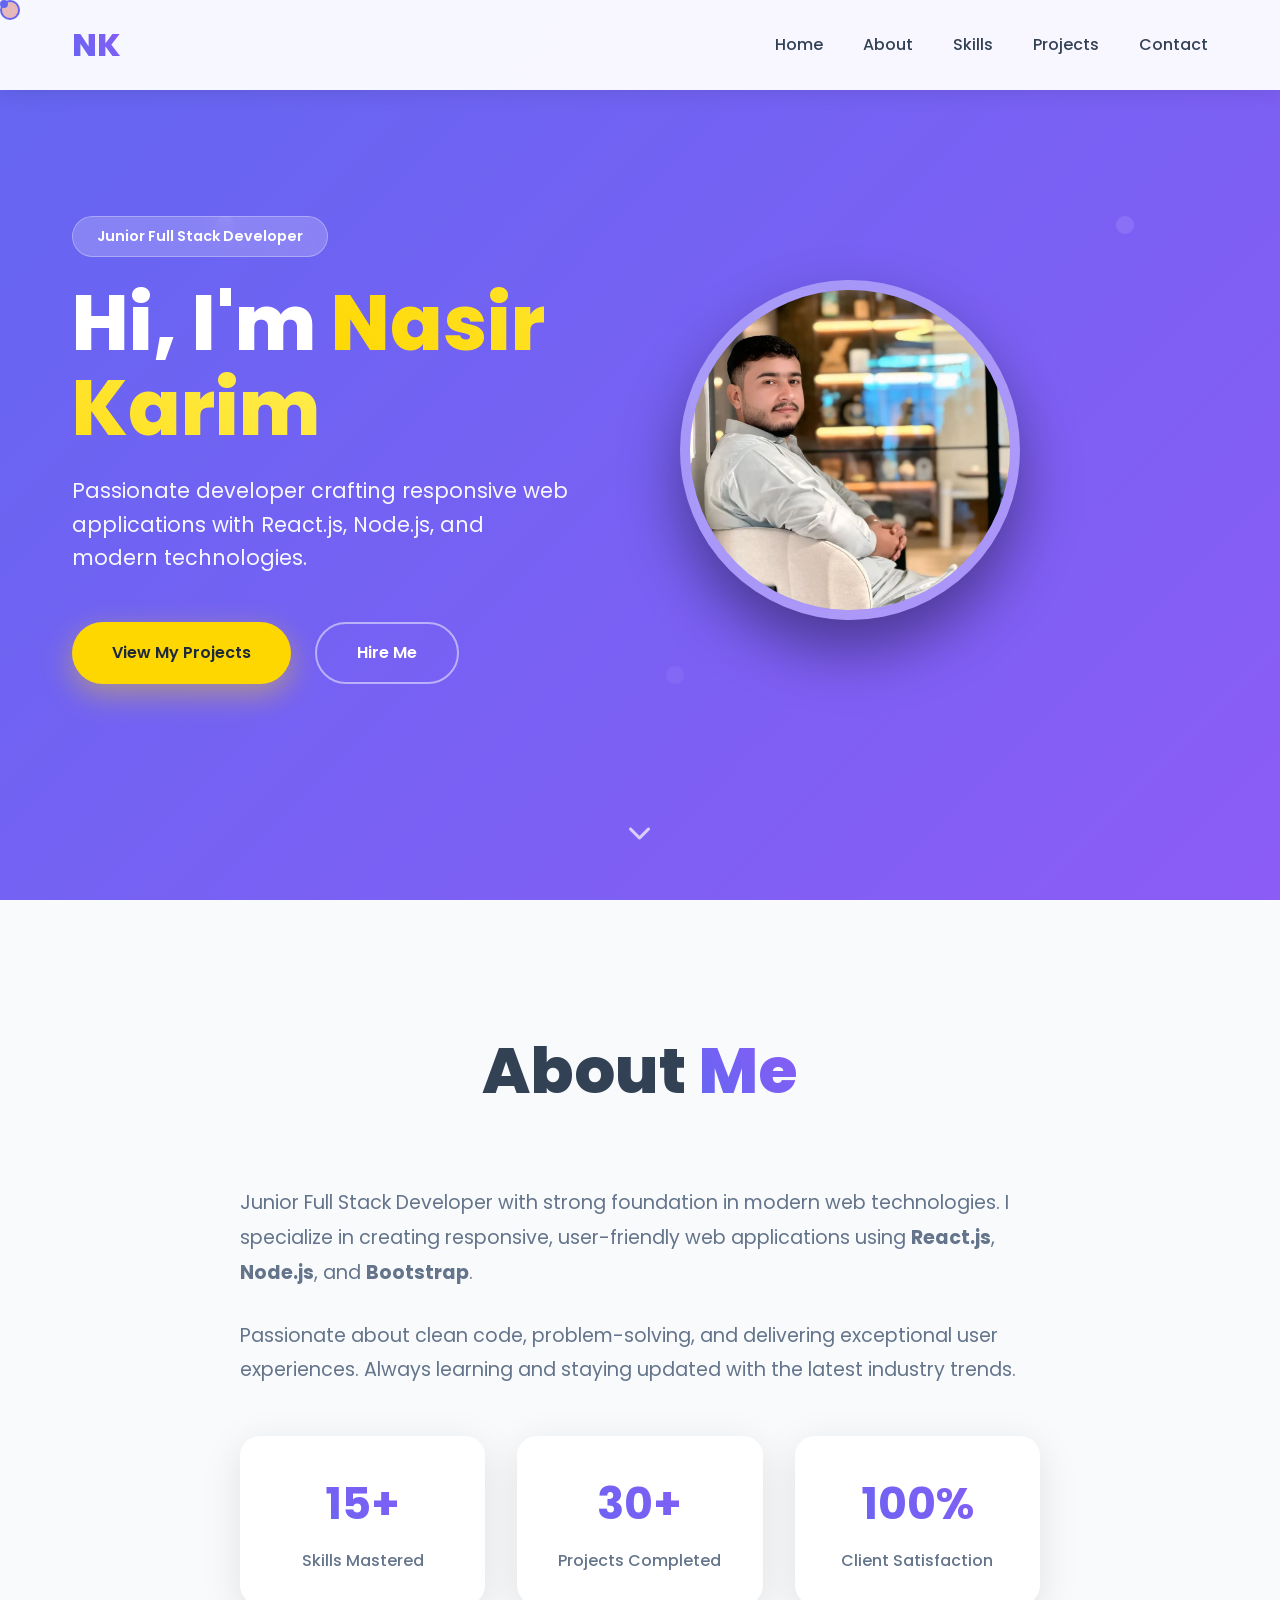
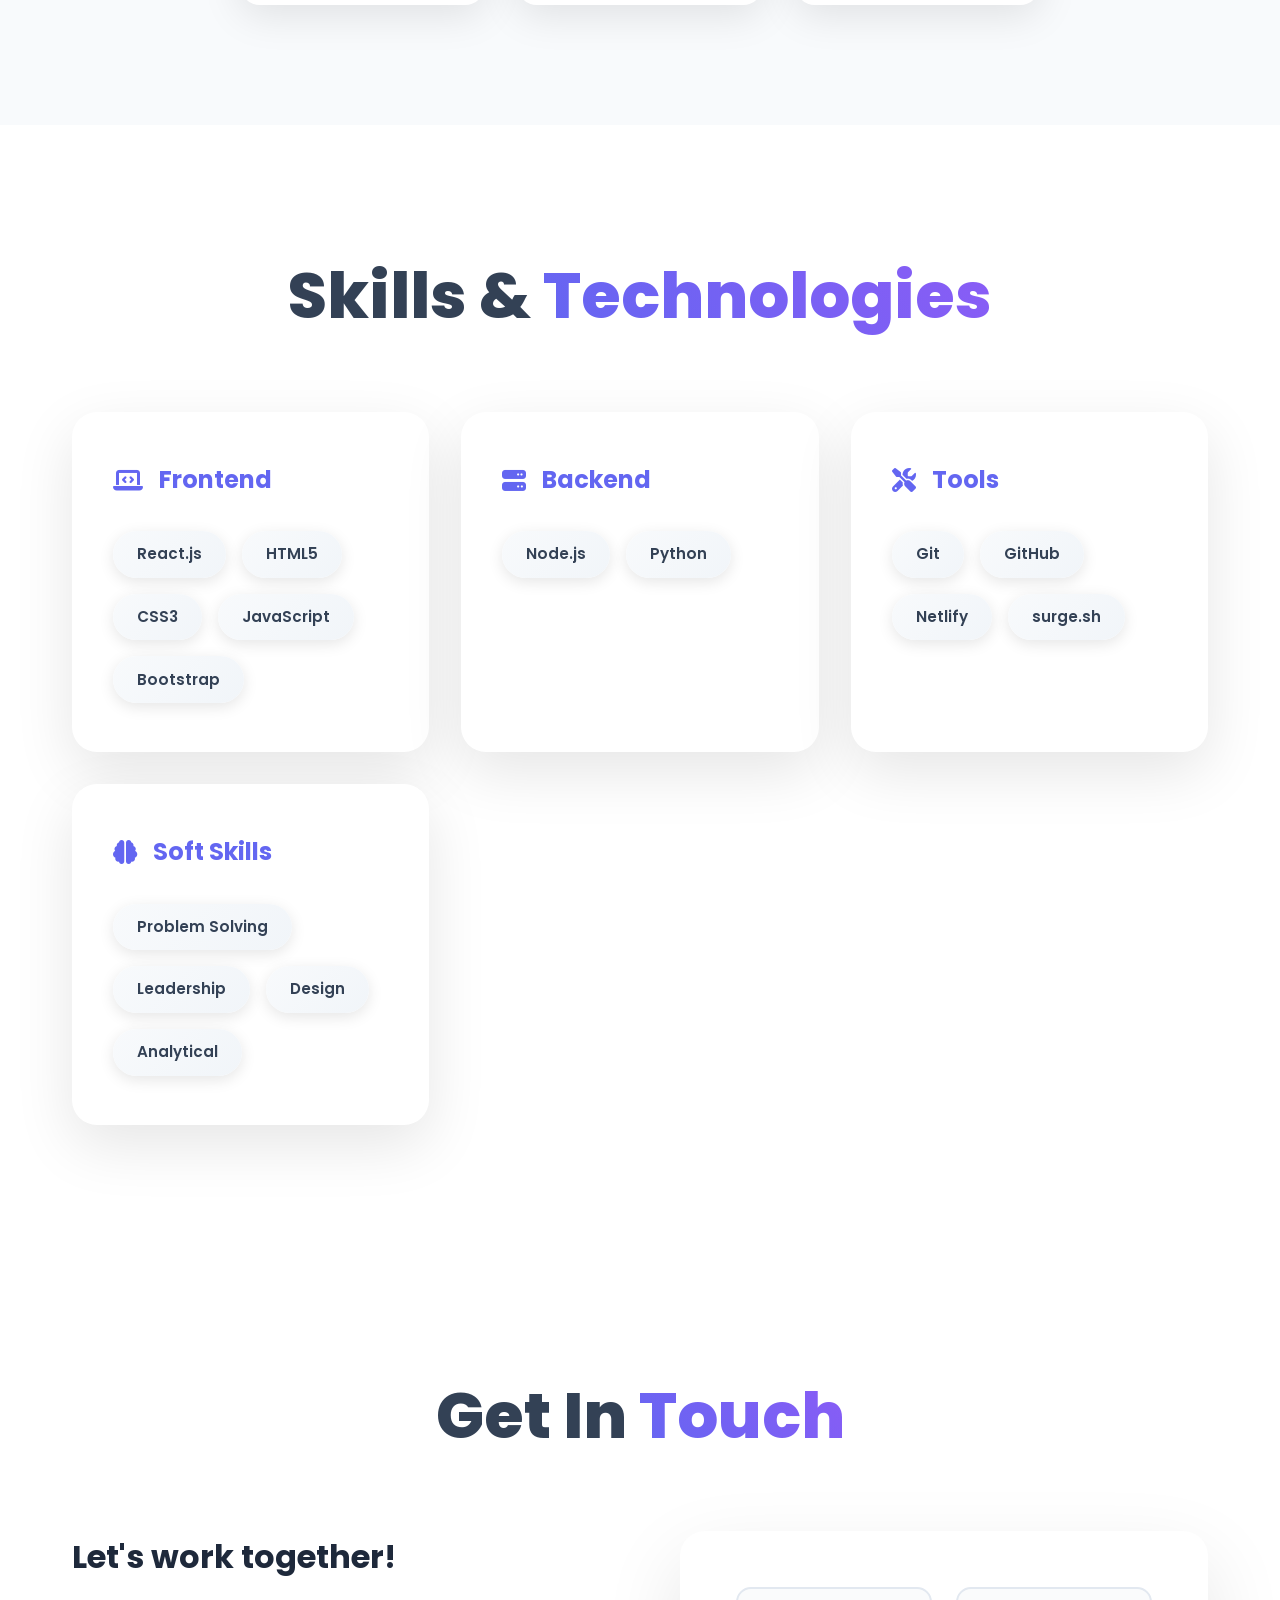
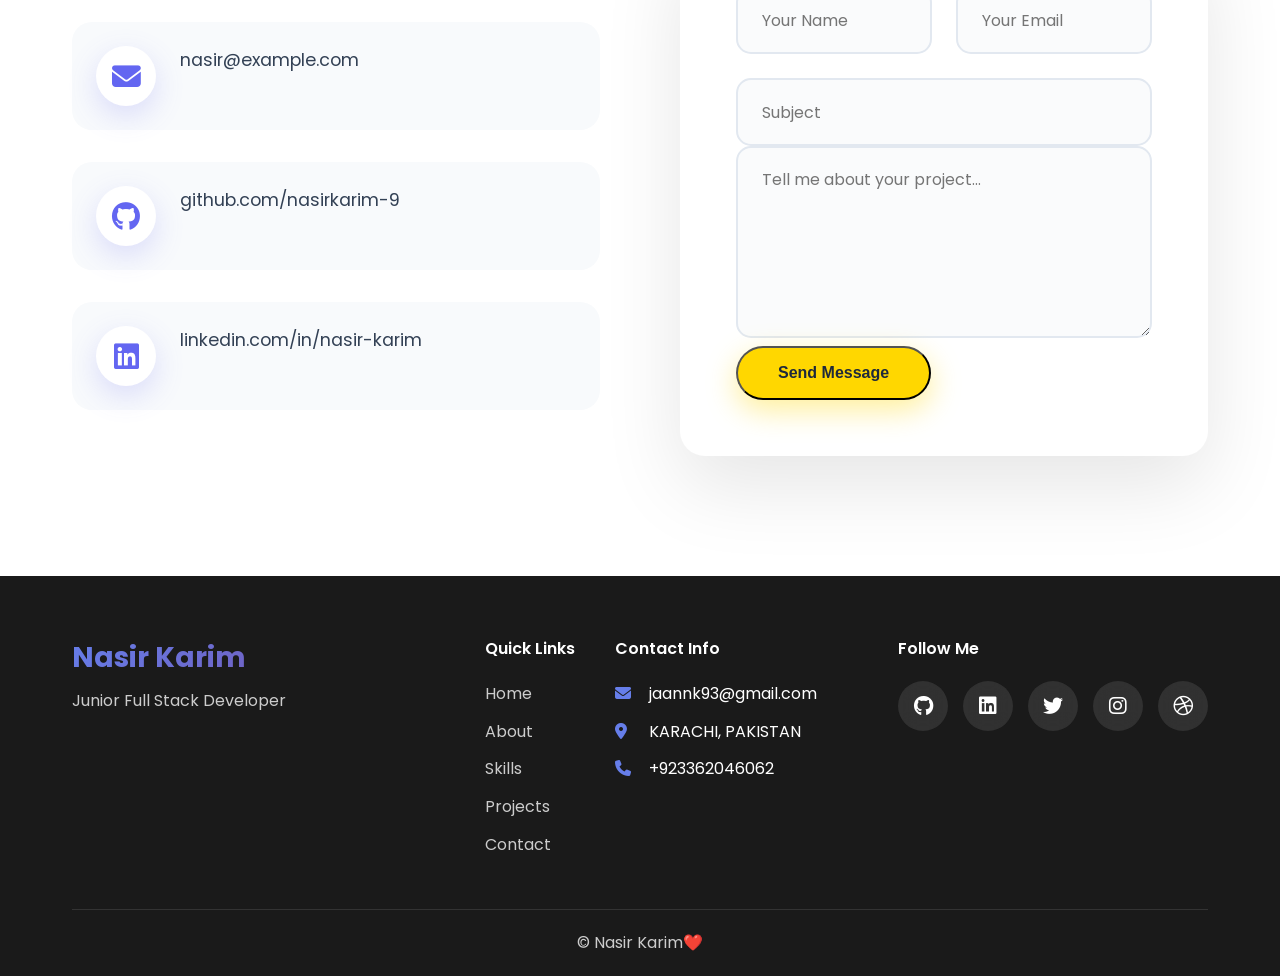
<file: index.html>
<!DOCTYPE html>
    <html lang="en">
    <head>
        <meta charset="UTF-8">
        <meta name="viewport" content="width=device-width, initial-scale=1.0">
        <title>Nasir Karim - Junior Full Stack Developer</title>
        <link rel="stylesheet" href="style.css">
        <link href="https://cdnjs.cloudflare.com/ajax/libs/font-awesome/6.4.0/css/all.min.css" rel="stylesheet">
        <link href="https://fonts.googleapis.com/css2?family=Poppins:wght@300;400;500;600;700;800&display=swap" rel="stylesheet">
    </head>
    <body>
        
        <div class="cursor"></div>
        <div class="cursor2"></div>

        
        <nav class="navbar">
            <div class="nav-container">
                <div class="nav-logo">
                    <a href="#home">NK</a>
                </div>
                <div class="nav-menu" id="nav-menu">
                    <a href="#home" class="nav-link">Home</a>
                    <a href="#about" class="nav-link">About</a>
                    <a href="#skills" class="nav-link">Skills</a>
                    <a href="./projects.html" class="nav-link">Projects</a>
                    <a href="https://wa.me/+923161014331" class="nav-link">Contact</a>
                </div>
                <div class="hamburger" id="hamburger">
                    <span class="bar"></span>
                    <span class="bar"></span>
                    <span class="bar"></span>
                </div>
            </div>
        </nav>

        
        <section id="home" class="hero">
            <div class="hero-container">
                <div class="hero-content">
                    <div class="hero-badge">Junior Full Stack Developer</div>
                    <h1 class="hero-title">Hi, I'm <span class="highlight">Nasir Karim</span></h1>
                    <p class="hero-description">
                        Passionate developer crafting responsive web applications with React.js, Node.js, and modern technologies.
                    </p>
                    <div class="hero-buttons">
                        <a href="./projects.html" class="btn btn-primary">View My Projects</a>
                        <a href="#contact" class="btn btn-secondary">Hire Me</a>
                    </div>
                </div>
                
                <div class="hero-image">
                    <div class="profile-image">
                        <img src="./img/WhatsApp Image 2026-02-09 at 3.10.27 PM.jpeg" alt="Nasir Karim - Profile Picture" class="profile-pic">
                        <div class="image-placeholder fallback">
                            <i class="fas fa-user"></i>
                            <span>NK</span>
                        </div>
                    </div>
                </div>
            </div>
            <div class="scroll-indicator">
                <i class="fas fa-chevron-down"></i>
            </div>
        </section>

      
        <section id="about" class="about">
            <div class="container">
                <h2 class="section-title">About <span class="highlight">Me</span></h2>
                <div class="about-grid">
                    <div class="about-text">
                        <p>
                            Junior Full Stack Developer with strong foundation in modern web technologies. 
                            I specialize in creating responsive, user-friendly web applications using 
                            <strong>React.js</strong>, <strong>Node.js</strong>, and <strong>Bootstrap</strong>.
                        </p>
                        <p>
                            Passionate about clean code, problem-solving, and delivering exceptional user experiences. 
                            Always learning and staying updated with the latest industry trends.
                        </p>
                        <div class="about-stats">
                            <div class="stat">
                                <h3>15+</h3>
                                <span>Skills Mastered</span>
                            </div>
                            <div class="stat">
                                <h3>30+</h3>
                                <span>Projects Completed</span>
                            </div>
                            <div class="stat">
                                <h3>100%</h3>
                                <span>Client Satisfaction</span>
                            </div>
                        </div>
                    </div>
                </div>
            </div>
        </section>

        
        <section id="skills" class="skills">
            <div class="container">
                <h2 class="section-title">Skills & <span class="highlight">Technologies</span></h2>
                <div class="skills-grid">
                    <div class="skill-category">
                        <h3><i class="fas fa-laptop-code"></i> Frontend</h3>
                        <div class="skill-tags">
                            <span>React.js</span>
                            <span>HTML5</span>
                            <span>CSS3</span>
                            <span>JavaScript</span>
                            <span>Bootstrap</span>
                        </div>
                    </div>
                    <div class="skill-category">
                        <h3><i class="fas fa-server"></i> Backend</h3>
                        <div class="skill-tags">
                            <span>Node.js</span>
                            <span>Python</span>
                        </div>
                    </div>
                    <div class="skill-category">
                        <h3><i class="fas fa-tools"></i> Tools</h3>
                        <div class="skill-tags">
                            <span>Git</span>
                            <span>GitHub</span>
                            <span>Netlify</span>
                            <span>surge.sh</span>
                        </div>
                    </div>
                    <div class="skill-category">
                        <h3><i class="fas fa-brain"></i> Soft Skills</h3>
                        <div class="skill-tags">
                            <span>Problem Solving</span>
                            <span>Leadership</span>
                            <span>Design</span>
                            <span>Analytical</span>
                        </div>
                    </div>
                </div>
            </div>
        </section>

    <!DOCTYPE html>
    <html lang="en">
    <head>
        <meta charset="UTF-8">
        <meta name="viewport" content="width=device-width, initial-scale=1.0">
        <title>Nasir Karim - Junior Full Stack Developer</title>
        <style>
            
            .projects-grid {
                display: grid;
                grid-template-columns: repeat(auto-fill, minmax(260px, 1fr));
                gap: 1.5rem;
                padding: 2rem 0;
            }

            .project-card {
                background: #fff;
                border-radius: 12px;
                overflow: hidden;
                box-shadow: 0 4px 12px rgba(0,0,0,0.1);
                transition: all 0.3s ease;
                max-width: 260px;
                height: 320px;
            }

            .project-card:hover {
                transform: translateY(-8px);
                box-shadow: 0 12px 24px rgba(0,0,0,0.15);
            }

            .project-image {
                height: 140px;
                width: 100%;
                object-fit: cover;
                position: relative;
            }

            .image-overlay {
                position: absolute;
                top: 0;
                left: 0;
                right: 0;
                bottom: 0;
                background: linear-gradient(45deg, rgba(59,130,246,0.8), rgba(147,51,234,0.8));
                opacity: 0;
                transition: opacity 0.3s ease;
                display: flex;
                align-items: center;
                justify-content: center;
            }

            .project-card:hover .image-overlay {
                opacity: 1;
            }

            .project-content {
                padding: 1rem;
            }

            .project-title {
                font-size: 1.1rem;
                font-weight: 700;
                margin-bottom: 0.5rem;
                color: #1f2937;
                line-height: 1.3;
                display: -webkit-box;
                -webkit-line-clamp: 2;
                -webkit-box-orient: vertical;
                overflow: hidden;
            }

            .project-description {
                font-size: 0.9rem;
                color: #6b7280;
                margin-bottom: 1rem;
                line-height: 1.4;
                display: -webkit-box;
                -webkit-line-clamp: 2;
                -webkit-box-orient: vertical;
                overflow: hidden;
            }

            .project-tech {
                display: flex;
                flex-wrap: wrap;
                gap: 0.4rem;
                margin-bottom: 1rem;
            }

            .tech-badge {
                background: linear-gradient(45deg, #3b82f6, #8b5cf6);
                color: white;
                padding: 0.3rem 0.6rem;
                border-radius: 20px;
                font-size: 0.75rem;
                font-weight: 500;
            }

            .project-links {
                display: flex;
                gap: 0.5rem;
            }

            .project-link {
                flex: 1;
                padding: 0.5rem 0.8rem;
                text-decoration: none;
                border-radius: 6px;
                font-size: 0.85rem;
                font-weight: 600;
                text-align: center;
                transition: all 0.2s ease;
            }

            .github-link {
                background: #24292e;
                color: white;
            }

            .demo-link {
                background: linear-gradient(45deg, #3b82f6, #8b5cf6);
                color: white;
            }

            .project-link:hover {
                transform: translateY(-1px);
                box-shadow: 0 4px 8px rgba(0,0,0,0.2);
            }

            .view-projects-btn {
                display: inline-block;
                background: linear-gradient(45deg, #3b82f6, #8b5cf6);
                color: white;
                padding: 1rem 2.5rem;
                border-radius: 50px;
                text-decoration: none;
                font-weight: 700;
                font-size: 1.1rem;
                margin-top: 2rem;
                transition: all 0.3s ease;
                box-shadow: 0 4px 15px rgba(59,130,246,0.4);
            }

            .view-projects-btn:hover {
                transform: translateY(-2px);
                box-shadow: 0 8px 25px rgba(59,130,246,0.6);
            }

            @media (max-width: 768px) {
                .projects-grid {
                    grid-template-columns: repeat(auto-fill, minmax(280px, 1fr));
                    gap: 1rem;
                }
                .project-card {
                    max-width: 100%;
                    height: 300px;
                }
            }
        </style>
    </head>
    <body>
        
        <section id="projects" class="projects-section">
            <div class="container">
             

                   
                </div>
                
                <div class="view-all">
                    
                </div>
            </div>
        </section>

        
        <section id="contact" class="contact">
            <div class="container">
                <h2 class="section-title">Get In <span class="highlight">Touch</span></h2>
                <div class="contact-content">
                    <div class="contact-info">
                        <h3>Let's work together!</h3>
                        <div class="contact-item">
                            <i class="fas fa-envelope"></i>
                            <p>nasir@example.com</p>
                        </div>
                        <div class="contact-item">
                            <i class="fab fa-github"></i>
                            <p>github.com/nasirkarim-9</p>
                        </div>
                        <div class="contact-item">
                            <i class="fab fa-linkedin"></i>
                            <p>linkedin.com/in/nasir-karim</p>
                        </div>
                    </div>
                    <form class="contact-form">
                        <div class="form-row">
                            <input type="text" placeholder="Your Name" required>
                            <input type="email" placeholder="Your Email" required>
                        </div>
                        <input type="text" placeholder="Subject" required>
                        <textarea placeholder="Tell me about your project..." rows="6" required></textarea>
                        <button type="submit" class="btn btn-primary">Send Message</button>
                    </form>
                </div>
            </div>
        </section>

        
        <footer class="footer">
            <div class="container">
                <div class="footer-content">
                    <div class="footer-brand">
                        <h3>Nasir Karim</h3>
                        <p>Junior Full Stack Developer</p>
                    </div>
                    <div class="footer-links">
                        <div class="footer-section">
                            <h4>Quick Links</h4>
                            <ul>
                                <li><a href="#home">Home</a></li>
                                <li><a href="#about">About</a></li>
                                <li><a href="#skills">Skills</a></li>
                                <li><a href="#projects">Projects</a></li>
                                <li><a href="#contact">Contact</a></li>
                            </ul>
                        </div>
                        <div class="footer-section">
                            <h4>Contact Info</h4>
                            <ul>
                                <li><i class="fas fa-envelope"></i> jaannk93@gmail.com</li>
                                <li><i class="fas fa-map-marker-alt"></i> KARACHI, PAKISTAN</li>
                                <li><i class="fas fa-phone"></i> +923362046062</li>
                            </ul>
                        </div>
                    </div>
                    <div class="footer-social">
                        <h4>Follow Me</h4>
                        <div class="social-links">
                            <a href="https://github.com/Nasirkarim-9" target="_blank" class="social-link" title="GitHub">
                                <i class="fab fa-github"></i>
                            </a>
                            <a href="https://linkedin.com/in/nasir-karim" target="_blank" class="social-link" title="LinkedIn">
                                <i class="fab fa-linkedin"></i>
                            </a>
                            <a href="https://twitter.com/nasirkarim" target="_blank" class="social-link" title="Twitter">
                                <i class="fab fa-twitter"></i>
                            </a>
                            <a href="https://instagram.com/nasirkarim" target="_blank" class="social-link" title="Instagram">
                                <i class="fab fa-instagram"></i>
                            </a>
                            <a href="https://dribbble.com/nasirkarim" target="_blank" class="social-link" title="Dribbble">
                                <i class="fab fa-dribbble"></i>
                            </a>
                        </div>
                    </div>
                </div>
                <div class="footer-bottom">
                    <p>&copy; Nasir Karim❤️</p>
                </div>
            </div>
        </footer>
        

        <script src="script.js"></script>
    </body>
    </html>
</file>
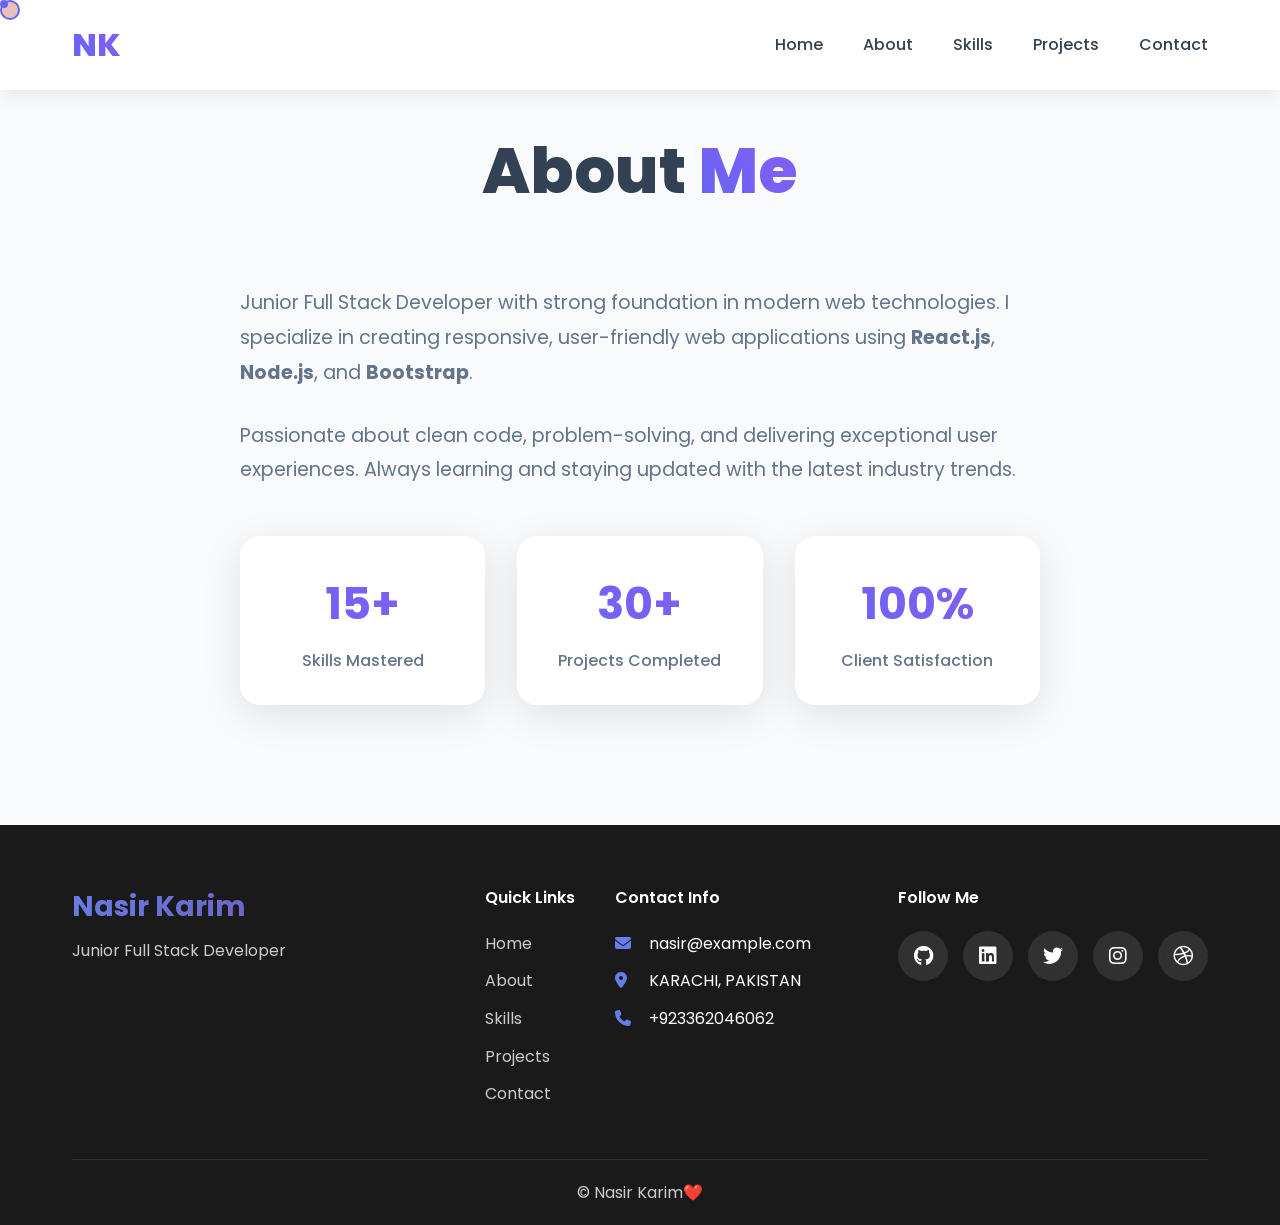
<file: about.html>
<!DOCTYPE html>
    <html lang="en">
    <head>
        <meta charset="UTF-8">
        <meta name="viewport" content="width=device-width, initial-scale=1.0">
        <title>Nasir Karim - Junior Full Stack Developer</title>
        <link rel="stylesheet" href="style.css">
        <link href="https://cdnjs.cloudflare.com/ajax/libs/font-awesome/6.4.0/css/all.min.css" rel="stylesheet">
        <link href="https://fonts.googleapis.com/css2?family=Poppins:wght@300;400;500;600;700;800&display=swap" rel="stylesheet">
    </head>
    <body>
        
        <div class="cursor"></div>
        <div class="cursor2"></div>

        
        <nav class="navbar">
            <div class="nav-container">
                <div class="nav-logo">
                    <a href="#home">NK</a>
                </div>
                <div class="nav-menu" id="nav-menu">
                    <a href="./index.html" class="nav-link">Home</a>
                    <a href="#about" class="nav-link">About</a>
                    <a href="skills.html" class="nav-link">Skills</a>
                    <a href="./projects.html" class="nav-link">Projects</a>
                    <a href="https://wa.me/+923161014331" class="nav-link">Contact</a>
                </div>
                <div class="hamburger" id="hamburger">
                    <span class="bar"></span>
                    <span class="bar"></span>
                    <span class="bar"></span>
                </div>
            </div>
        </nav>
        <section id="about" class="about">
            <div class="container">
                <h2 class="section-title">About <span class="highlight">Me</span></h2>
                <div class="about-grid">
                    <div class="about-text">
                        <p>
                            Junior Full Stack Developer with strong foundation in modern web technologies. 
                            I specialize in creating responsive, user-friendly web applications using 
                            <strong>React.js</strong>, <strong>Node.js</strong>, and <strong>Bootstrap</strong>.
                        </p>
                        <p>
                            Passionate about clean code, problem-solving, and delivering exceptional user experiences. 
                            Always learning and staying updated with the latest industry trends.
                        </p>
                        <div class="about-stats">
                            <div class="stat">
                                <h3>15+</h3>
                                <span>Skills Mastered</span>
                            </div>
                            <div class="stat">
                                <h3>30+</h3>
                                <span>Projects Completed</span>
                            </div>
                            <div class="stat">
                                <h3>100%</h3>
                                <span>Client Satisfaction</span>
                            </div>
                        </div>
                    </div>
                </div>
            </div>
        </section>
            <footer class="footer">
            <div class="container">
                <div class="footer-content">
                    <div class="footer-brand">
                        <h3>Nasir Karim</h3>
                        <p>Junior Full Stack Developer</p>
                    </div>
                    <div class="footer-links">
                        <div class="footer-section">
                            <h4>Quick Links</h4>
                            <ul>
                                <li><a href="#home">Home</a></li>
                                <li><a href="#about">About</a></li>
                                <li><a href="#skills">Skills</a></li>
                                <li><a href="#projects">Projects</a></li>
                                <li><a href="#contact">Contact</a></li>
                            </ul>
                        </div>
                        <div class="footer-section">
                            <h4>Contact Info</h4>
                            <ul>
                                <li><i class="fas fa-envelope"></i> nasir@example.com</li>
                                <li><i class="fas fa-map-marker-alt"></i> KARACHI, PAKISTAN</li>
                                <li><i class="fas fa-phone"></i> +923362046062</li>
                            </ul>
                        </div>
                    </div>
                    <div class="footer-social">
                        <h4>Follow Me</h4>
                        <div class="social-links">
                            <a href="https://github.com/Nasirkarim-9" target="_blank" class="social-link" title="GitHub">
                                <i class="fab fa-github"></i>
                            </a>
                            <a href="https://linkedin.com/in/nasir-karim" target="_blank" class="social-link" title="LinkedIn">
                                <i class="fab fa-linkedin"></i>
                            </a>
                            <a href="https://twitter.com/nasirkarim" target="_blank" class="social-link" title="Twitter">
                                <i class="fab fa-twitter"></i>
                            </a>
                            <a href="https://instagram.com/nasirkarim" target="_blank" class="social-link" title="Instagram">
                                <i class="fab fa-instagram"></i>
                            </a>
                            <a href="https://dribbble.com/nasirkarim" target="_blank" class="social-link" title="Dribbble">
                                <i class="fab fa-dribbble"></i>
                            </a>
                        </div>
                    </div>
                </div>
                <div class="footer-bottom">
                    <p>&copy; Nasir Karim❤️</p>
                </div>
            </div>
        </footer>
        <script src="./script.js"></script>
        </body>
</html>
</file>
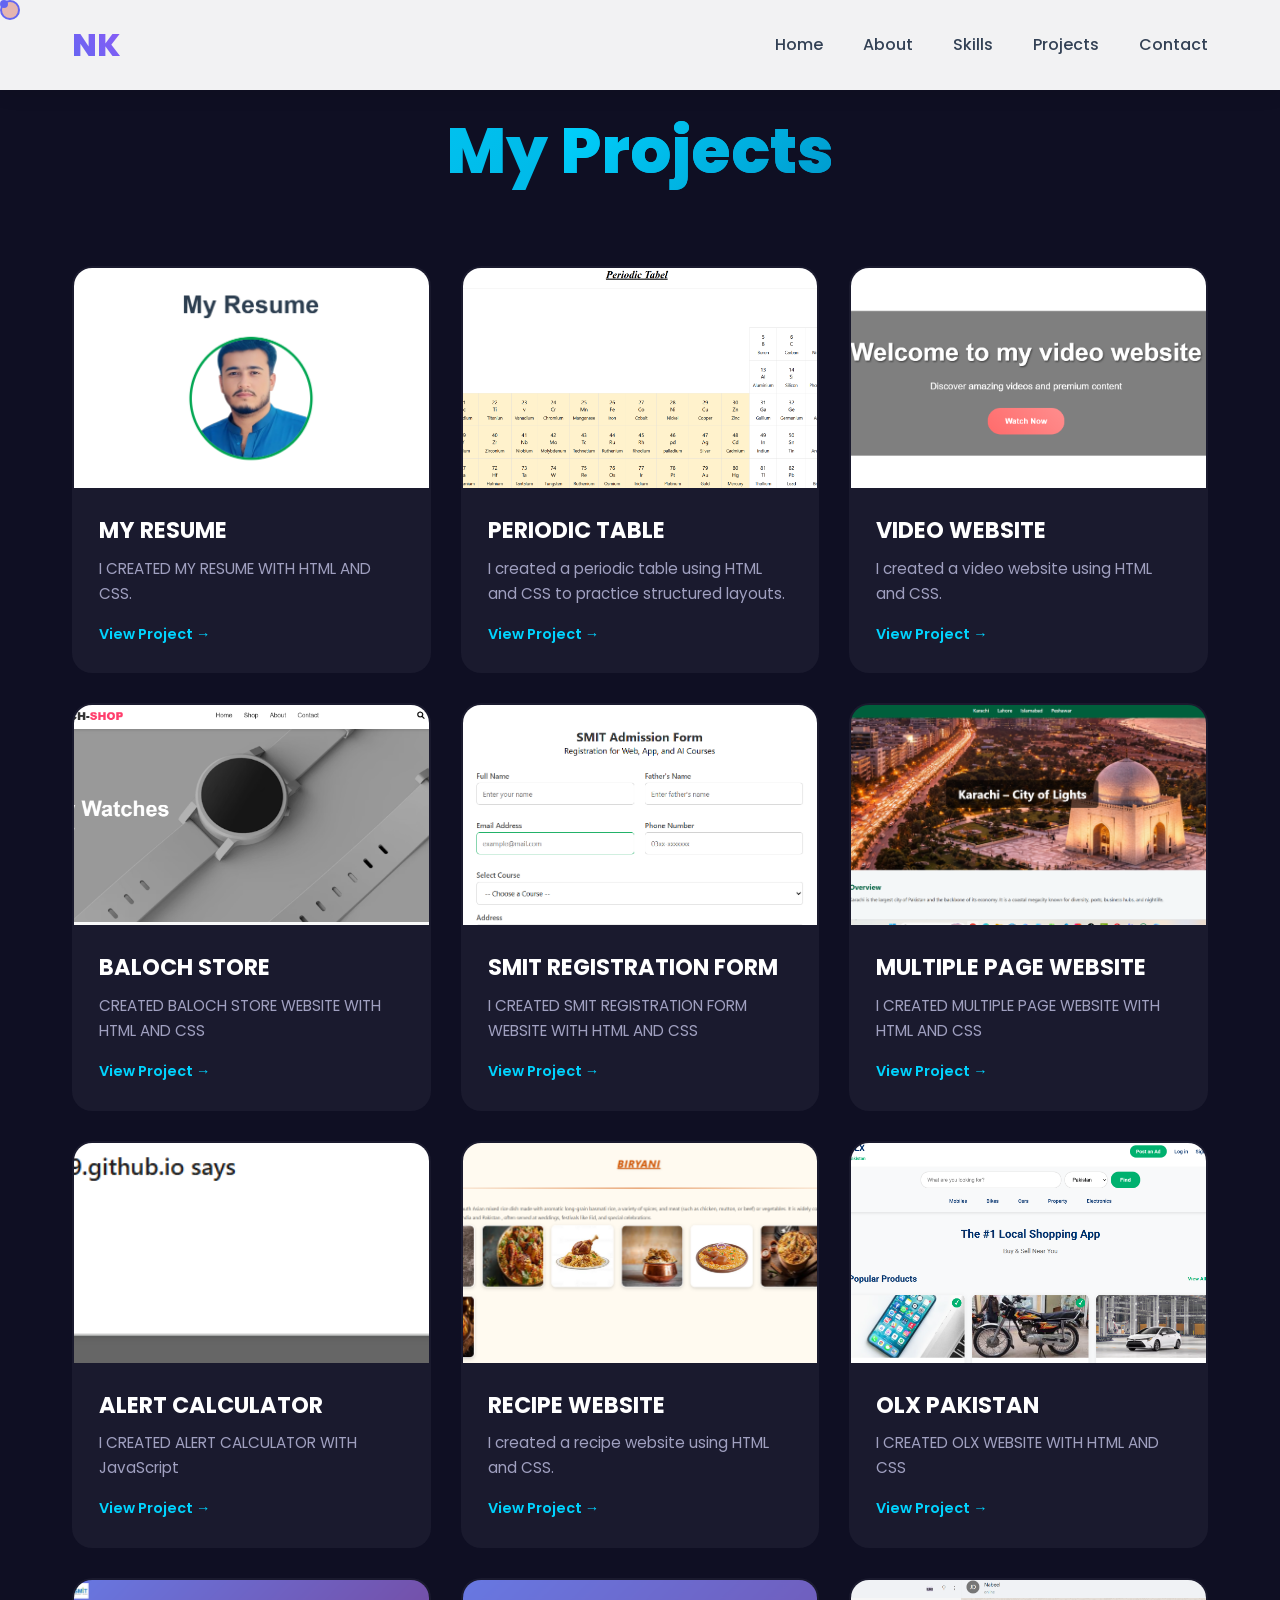
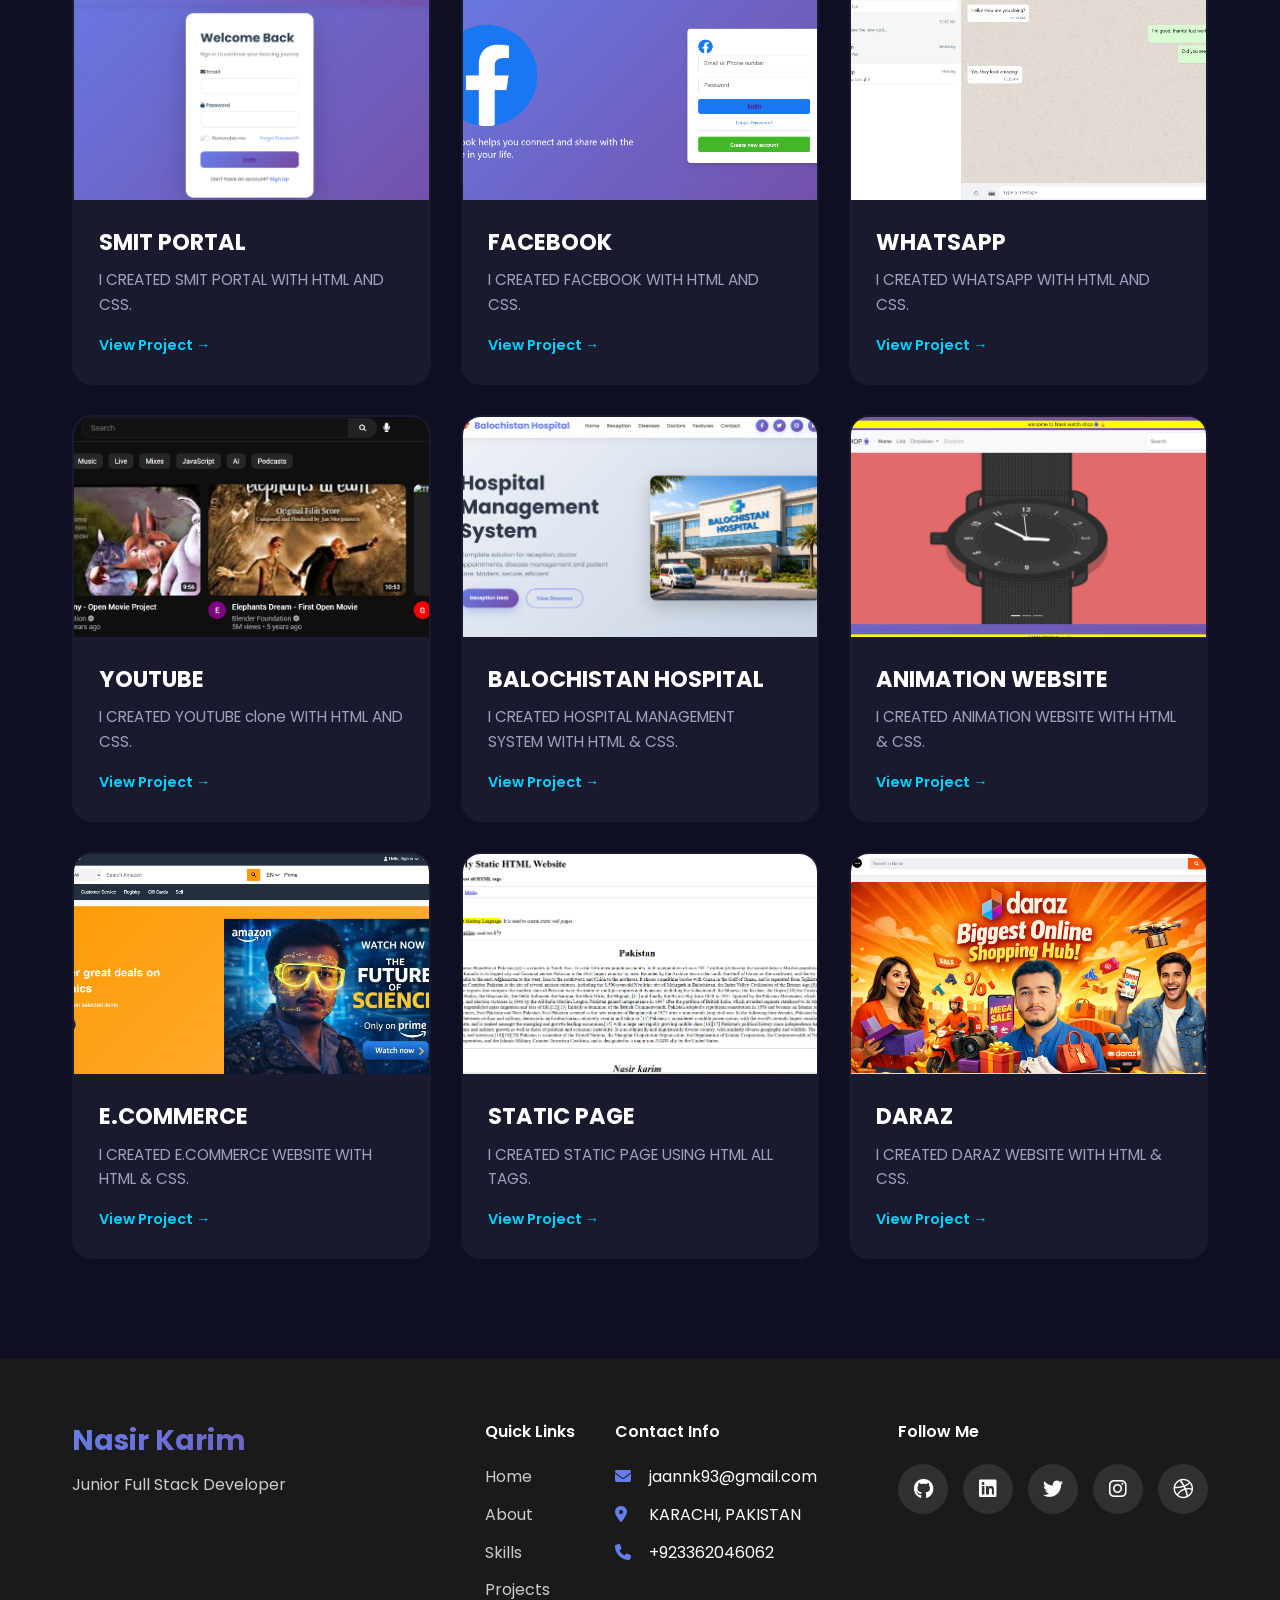
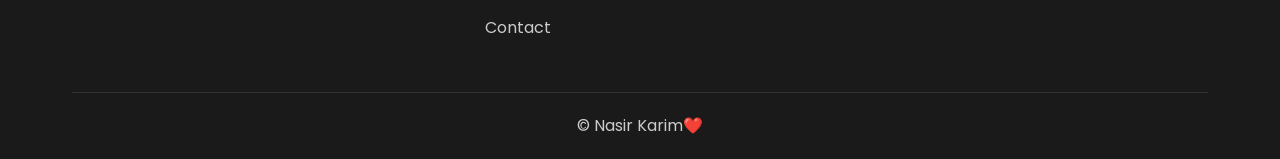
<file: projects.html>
<!DOCTYPE html>
<html lang="en">
<head>
    <meta charset="UTF-8">
    <meta name="viewport" content="width=device-width, initial-scale=1.0">
    <title>Nasir Karim - Projects</title>
    <link rel="stylesheet" href="style.css">
    <link href="https://cdnjs.cloudflare.com/ajax/libs/font-awesome/6.4.0/css/all.min.css" rel="stylesheet">
    <link href="https://fonts.googleapis.com/css2?family=Poppins:wght@300;400;500;600;700;800&display=swap" rel="stylesheet">
</head>
<body>
    
    <div class="cursor"></div>
    <div class="cursor2"></div>

    <nav class="navbar">
        <div class="nav-container">
            <div class="nav-logo">
                <a href="#home">NK</a>
            </div>
            <div class="nav-menu" id="nav-menu">
                <a href="./index.html" class="nav-link">Home</a>
                <a href="about.html" class="nav-link">About</a>
                <a href="skills.html" class="nav-link">Skills</a>
                <a href="#projects" class="nav-link">Projects</a>
                <a href="https://wa.me/+923161014331" class="nav-link">Contact</a>
            </div>
            <div class="hamburger" id="hamburger">
                <span class="bar"></span>
                <span class="bar"></span>
                <span class="bar"></span>
            </div>
        </div>
    </nav>

    <section id="projects" class="projects">
        <div class="container">
            <h2 class="section-title">My <span class="gradient-text">Projects</span></h2>
            
            <div class="projects-grid">
                <a href="https://nasirkarim-9.github.io/my-resume/" target="_blank" class="project-card">
                    <div class="project-image">
                        <img src="./img/my resume.png" alt="my resume" loading="lazy">
                    </div>
                    <div class="project-info">
                        <h3>MY RESUME</h3>
                        <p>I CREATED MY RESUME WITH HTML AND CSS.</p>
                        <span class="view-btn">View Project →</span>
                    </div>
                </a>

                <a href="https://nasirkarim-9.github.io/periodic_table1/" target="_blank" class="project-card">
                    <div class="project-image">
                        <img src="./img/PERIODIC TABLE.png" alt="Project 2" loading="lazy">
                    </div>
                    <div class="project-info">
                        <h3>PERIODIC TABLE</h3>
                        <p>I created a periodic table using HTML and CSS to practice structured layouts.</p>
                        <span class="view-btn">View Project →</span>
                    </div>
                </a>

                <a href="https://nasirkarim-9.github.io/heyvideo/" target="_blank" class="project-card">
                    <div class="project-image">
                        <img src="./img/VIDEO WEBSITE.png" alt="Project 3" loading="lazy">
                    </div>
                    <div class="project-info">
                        <h3>VIDEO WEBSITE</h3>
                        <p>I created a video website using HTML and CSS.</p>
                        <span class="view-btn">View Project →</span>
                    </div>
                </a>

                <a href="https://nasirshop.netlify.app/" target="_blank" class="project-card">
                    <div class="project-image">
                        <img src="./img/BALOCH STORE.png" alt="Project 4" loading="lazy">
                    </div>
                    <div class="project-info">
                        <h3>BALOCH STORE</h3>
                        <p>CREATED BALOCH STORE WEBSITE WITH HTML AND CSS</p>
                        <span class="view-btn">View Project →</span>
                    </div>
                </a>

                <a href="https://nasirkarim-9.github.io/smitform/" target="_blank" class="project-card">
                    <div class="project-image">
                        <img src="./img/registration form.png" alt="Project 5" loading="lazy">
                    </div>
                    <div class="project-info">
                        <h3>SMIT REGISTRATION FORM</h3>
                        <p>I CREATED SMIT REGISTRATION FORM WEBSITE WITH HTML AND CSS</p>
                        <span class="view-btn">View Project →</span>
                    </div>
                </a>

                <a href="https://nasirkarim-9.github.io/multiplepage/" target="_blank" class="project-card">
                    <div class="project-image">
                        <img src="./img/MULTIPLEPAGE WEBSIT.png" alt="Project 6" loading="lazy">
                    </div>
                    <div class="project-info">
                        <h3>MULTIPLE PAGE WEBSITE</h3>
                        <p>I CREATED MULTIPLE PAGE WEBSITE WITH HTML AND CSS</p>
                        <span class="view-btn">View Project →</span>
                    </div>
                </a>

                <a href="https://nasirkarim-9.github.io/calculator/" target="_blank" class="project-card">
                    <div class="project-image">
                        <img src="./img/calculator.png" alt="Project 7" loading="lazy">
                    </div>
                    <div class="project-info">
                        <h3>ALERT CALCULATOR</h3>
                        <p>I CREATED ALERT CALCULATOR WITH JavaScript</p>
                        <span class="view-btn">View Project →</span>
                    </div>
                </a>

                <a href="https://nasirkarim-9.github.io/recipe/" target="_blank" class="project-card">
                    <div class="project-image">
                        <img src="./img/RECIPE WEBSITE.png" alt="Project 8" loading="lazy">
                    </div>
                    <div class="project-info">
                        <h3>RECIPE WEBSITE</h3>
                        <p>I created a recipe website using HTML and CSS.</p>
                        <span class="view-btn">View Project →</span>
                    </div>
                </a>

                <a href="https://nasirkarim-9.github.io/olxpakistan/" target="_blank" class="project-card">
                    <div class="project-image">
                        <img src="./img/olx website.png" alt="Project 9" loading="lazy">
                    </div>
                    <div class="project-info">
                        <h3>OLX PAKISTAN</h3>
                        <p>I CREATED OLX WEBSITE WITH HTML AND CSS</p>
                        <span class="view-btn">View Project →</span>
                    </div>
                </a>

                <a href="https://nasirkarim-9.github.io/smitportal/" target="_blank" class="project-card">
                    <div class="project-image">
                        <img src="./img/SMIT PORTAL.png" alt="Project 10" loading="lazy">
                    </div>
                    <div class="project-info">
                        <h3>SMIT PORTAL</h3>
                        <p>I CREATED SMIT PORTAL WITH HTML AND CSS.</p>
                        <span class="view-btn">View Project →</span>
                    </div>
                </a>

                <a href="https://nasirkarim-9.github.io/facebook/" target="_blank" class="project-card">
                    <div class="project-image">
                        <img src="./img/FACEBOOK.png" alt="Project 11" loading="lazy">
                    </div>
                    <div class="project-info">
                        <h3>FACEBOOK</h3>
                        <p>I CREATED FACEBOOK WITH HTML AND CSS.</p>
                        <span class="view-btn">View Project →</span>
                    </div>
                </a>

                <a href="https://nasirkarim-9.github.io/whatsappclone/" target="_blank" class="project-card">
                    <div class="project-image">
                        <img src="./img/WHATSAPP.png" alt="Project 12" loading="lazy">
                    </div>
                    <div class="project-info">
                        <h3>WHATSAPP</h3>
                        <p>I CREATED WHATSAPP WITH HTML AND CSS.</p>
                        <span class="view-btn">View Project →</span>
                    </div>
                </a>

                <a href="https://nasirkarim-9.github.io/nktube/" target="_blank" class="project-card">
                    <div class="project-image">
                        <img src="./img/NKTUBE.png" alt="Project 13" loading="lazy">
                    </div>
                    <div class="project-info">
                        <h3>YOUTUBE</h3>
                        <p>I CREATED YOUTUBE clone WITH HTML AND CSS.</p>
                        <span class="view-btn">View Project →</span>
                    </div>
                </a>

                <a href="https://nasirkarim-9.github.io/balochclinic/" target="_blank" class="project-card">
                    <div class="project-image">
                        <img src="./img/hospital management.png" alt="Project 14" loading="lazy">
                    </div>
                    <div class="project-info">
                        <h3>BALOCHISTAN HOSPITAL</h3>
                        <p>I CREATED HOSPITAL MANAGEMENT SYSTEM WITH HTML & CSS.</p>
                        <span class="view-btn">View Project →</span>
                    </div>
                </a>

                <a href="https://nasirkarim-9.github.io/animationwebsite/" target="_blank" class="project-card">
                    <div class="project-image">
                        <img src="./img/ANIMATION.png" alt="Project 15" loading="lazy">
                    </div>
                    <div class="project-info">
                        <h3>ANIMATION WEBSITE</h3>
                        <p>I CREATED ANIMATION WEBSITE WITH HTML & CSS.</p>
                        <span class="view-btn">View Project →</span>
                    </div>
                </a>

                <a href="https://nasirkarim-9.github.io/ecommerce/" target="_blank" class="project-card">
                    <div class="project-image">
                        <img src="./img/ECOMMERCE.png" alt="Project 16" loading="lazy">
                    </div>
                    <div class="project-info">
                        <h3>E.COMMERCE</h3>
                        <p>I CREATED E.COMMERCE WEBSITE WITH HTML & CSS.</p>
                        <span class="view-btn">View Project →</span>
                    </div>
                </a>

                <a href="https://nasirkarim-9.github.io/nasirstatic/" target="_blank" class="project-card">
                    <div class="project-image">
                        <img src="./img/STATIC PAGE.png" alt="Project 17" loading="lazy">
                    </div>
                    <div class="project-info">
                        <h3>STATIC PAGE</h3>
                        <p>I CREATED STATIC PAGE USING HTML ALL TAGS.</p>
                        <span class="view-btn">View Project →</span>
                    </div>
                </a>

                <a href="https://nasirkarim-9.github.io/darazwebsite/" target="_blank" class="project-card">
                    <div class="project-image">
                        <img src="./img/DARAZ.png" alt="Project 18" loading="lazy">
                    </div>
                    <div class="project-info">
                        <h3>DARAZ</h3>
                        <p>I CREATED DARAZ WEBSITE WITH HTML & CSS.</p>
                        <span class="view-btn">View Project →</span>
                    </div>
                </a>
            </div>
        </div>
    </section>

    <footer class="footer">
        <div class="container">
            <div class="footer-content">
                <div class="footer-brand">
                    <h3>Nasir Karim</h3>
                    <p>Junior Full Stack Developer</p>
                </div>
                <div class="footer-links">
                    <div class="footer-section">
                        <h4>Quick Links</h4>
                        <ul>
                            <li><a href="#home">Home</a></li>
                            <li><a href="#about">About</a></li>
                            <li><a href="#skills">Skills</a></li>
                            <li><a href="#projects">Projects</a></li>
                            <li><a href="#contact">Contact</a></li>
                        </ul>
                    </div>
                    <div class="footer-section">
                        <h4>Contact Info</h4>
                        <ul>
                            <li><i class="fas fa-envelope"></i> jaannk93@gmail.com</li>
                            <li><i class="fas fa-map-marker-alt"></i> KARACHI, PAKISTAN</li>
                            <li><i class="fas fa-phone"></i> +923362046062</li>
                        </ul>
                    </div>
                </div>
                <div class="footer-social">
                    <h4>Follow Me</h4>
                    <div class="social-links">
                        <a href="https://github.com/nasirkarim" target="_blank" class="social-link" title="GitHub">
                            <i class="fab fa-github"></i>
                        </a>
                        <a href="https://linkedin.com/in/nasir-karim" target="_blank" class="social-link" title="LinkedIn">
                            <i class="fab fa-linkedin"></i>
                        </a>
                        <a href="https://twitter.com/nasirkarim" target="_blank" class="social-link" title="Twitter">
                            <i class="fab fa-twitter"></i>
                        </a>
                        <a href="https://instagram.com/nasirkarim" target="_blank" class="social-link" title="Instagram">
                            <i class="fab fa-instagram"></i>
                        </a>
                        <a href="https://dribbble.com/nasirkarim" target="_blank" class="social-link" title="Dribbble">
                            <i class="fab fa-dribbble"></i>
                        </a>
                    </div>
                </div>
            </div>
            <div class="footer-bottom">
                <p>&copy; Nasir Karim❤️</p>
            </div>
        </div>
    </footer>

    <script src="script.js"></script>
</body>
</html>
</file>
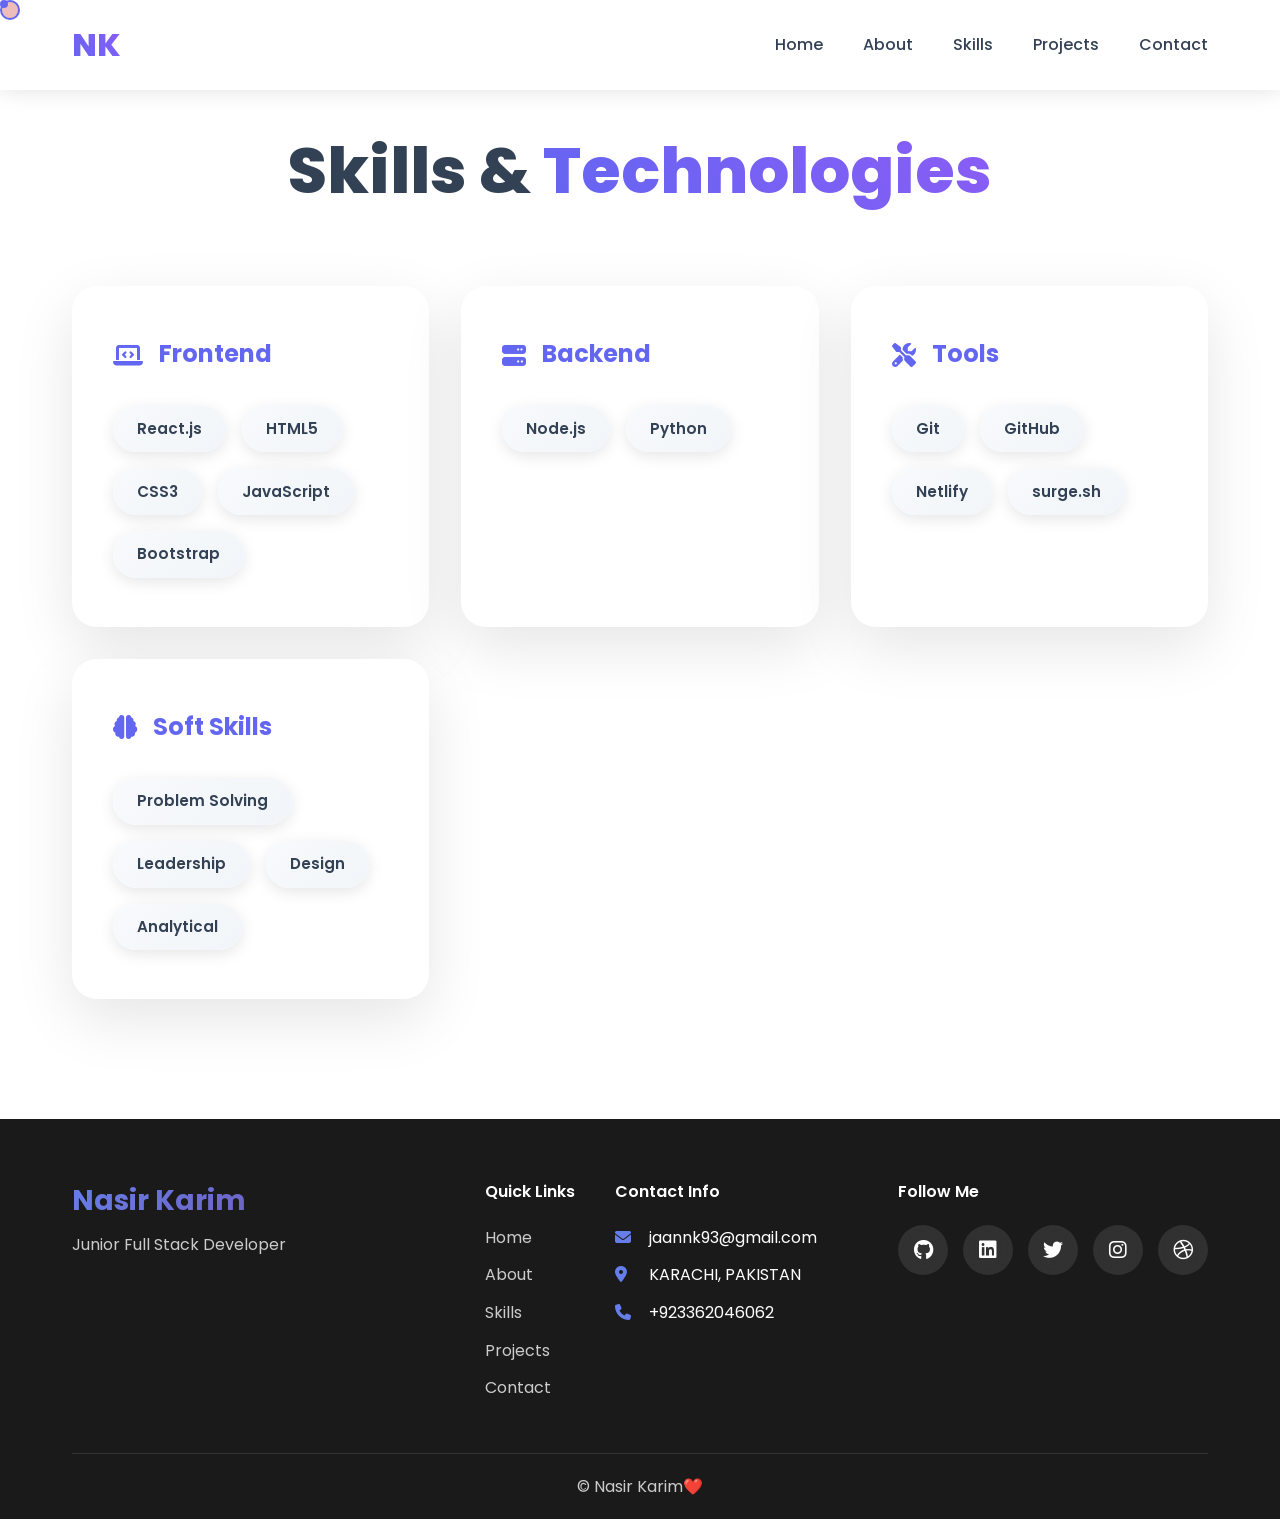
<file: skills.html>
<!DOCTYPE html>
    <html lang="en">
    <head>
        <meta charset="UTF-8">
        <meta name="viewport" content="width=device-width, initial-scale=1.0">
        <title>Nasir Karim - Junior Full Stack Developer</title>
        <link rel="stylesheet" href="style.css">
        <link href="https://cdnjs.cloudflare.com/ajax/libs/font-awesome/6.4.0/css/all.min.css" rel="stylesheet">
        <link href="https://fonts.googleapis.com/css2?family=Poppins:wght@300;400;500;600;700;800&display=swap" rel="stylesheet">
    </head>
    <body>
        
        <div class="cursor"></div>
        <div class="cursor2"></div>

        
        <nav class="navbar">
            <div class="nav-container">
                <div class="nav-logo">
                    <a href="#home">NK</a>
                </div>
                <div class="nav-menu" id="nav-menu">
                    <a href="index.html" class="nav-link">Home</a>
                    <a href="about.html" class="nav-link">About</a>
                    <a href="#skills" class="nav-link">Skills</a>
                    <a href="./projects.html" class="nav-link">Projects</a>
                    <a href="https://wa.me/+923161014331" class="nav-link">Contact</a>
                </div>
                <div class="hamburger" id="hamburger">
                    <span class="bar"></span>
                    <span class="bar"></span>
                    <span class="bar"></span>
                </div>
            </div>
        </nav>
        
        <section id="skills" class="skills">
            <div class="container">
                <h2 class="section-title">Skills & <span class="highlight">Technologies</span></h2>
                <div class="skills-grid">
                    <div class="skill-category">
                        <h3><i class="fas fa-laptop-code"></i> Frontend</h3>
                        <div class="skill-tags">
                            <span>React.js</span>
                            <span>HTML5</span>
                            <span>CSS3</span>
                            <span>JavaScript</span>
                            <span>Bootstrap</span>
                        </div>
                    </div>
                    <div class="skill-category">
                        <h3><i class="fas fa-server"></i> Backend</h3>
                        <div class="skill-tags">
                            <span>Node.js</span>
                            <span>Python</span>
                        </div>
                    </div>
                    <div class="skill-category">
                        <h3><i class="fas fa-tools"></i> Tools</h3>
                        <div class="skill-tags">
                            <span>Git</span>
                            <span>GitHub</span>
                            <span>Netlify</span>
                            <span>surge.sh</span>
                        </div>
                    </div>
                    <div class="skill-category">
                        <h3><i class="fas fa-brain"></i> Soft Skills</h3>
                        <div class="skill-tags">
                            <span>Problem Solving</span>
                            <span>Leadership</span>
                            <span>Design</span>
                            <span>Analytical</span>
                        </div>
                    </div>
                </div>
            </div>
        </section>
 <footer class="footer">
            <div class="container">
                <div class="footer-content">
                    <div class="footer-brand">
                        <h3>Nasir Karim</h3>
                        <p>Junior Full Stack Developer</p>
                    </div>
                    <div class="footer-links">
                        <div class="footer-section">
                            <h4>Quick Links</h4>
                            <ul>
                                <li><a href="#home">Home</a></li>
                                <li><a href="#about">About</a></li>
                                <li><a href="#skills">Skills</a></li>
                                <li><a href="#projects">Projects</a></li>
                                <li><a href="#contact">Contact</a></li>
                            </ul>
                        </div>
                        <div class="footer-section">
                            <h4>Contact Info</h4>
                            <ul>
                                <li><i class="fas fa-envelope"></i> jaannk93@gmail.com</li>
                                <li><i class="fas fa-map-marker-alt"></i> KARACHI, PAKISTAN</li>
                                <li><i class="fas fa-phone"></i> +923362046062</li>
                            </ul>
                        </div>
                    </div>
                    <div class="footer-social">
                        <h4>Follow Me</h4>
                        <div class="social-links">
                            <a href="https://github.com/Nasirkarim-9" target="_blank" class="social-link" title="GitHub">
                                <i class="fab fa-github"></i>
                            </a>
                            <a href="https://linkedin.com/in/nasir-karim" target="_blank" class="social-link" title="LinkedIn">
                                <i class="fab fa-linkedin"></i>
                            </a>
                            <a href="https://twitter.com/nasirkarim" target="_blank" class="social-link" title="Twitter">
                                <i class="fab fa-twitter"></i>
                            </a>
                            <a href="https://instagram.com/nasirkarim" target="_blank" class="social-link" title="Instagram">
                                <i class="fab fa-instagram"></i>
                            </a>
                            <a href="https://dribbble.com/nasirkarim" target="_blank" class="social-link" title="Dribbble">
                                <i class="fab fa-dribbble"></i>
                            </a>
                        </div>
                    </div>
                </div>
                <div class="footer-bottom">
                    <p>&copy; Nasir Karim❤️</p>
                </div>
            </div>
        </footer>
        

        <script src="script.js"></script>
    </body>
    </html>
</file>
<file: style.css>
* {
    margin: 0;
    padding: 0;
    box-sizing: border-box;
}

:root {
    --primary: #6366f1;
    --secondary: #8b5cf6;
    --accent: #ffd700;
    --dark: #1e293b;
    --light: #f8fafc;
    --text: #334155;
    --white: #ffffff;
}

html {
    scroll-behavior: smooth;
}

body {
    font-family: 'Poppins', sans-serif;
    line-height: 1.6;
    color: var(--text);
    overflow-x: hidden;
    cursor: none;
}

.cursor {
    position: fixed;
    width: 20px;
    height: 20px;
    border: 2px solid var(--primary);
    border-radius: 50%;
    pointer-events: none;
    background: rgba(197, 39, 24, 0.3);
    z-index: 9999;
    transition: transform 0.1s ease; 
    backdrop-filter: blur(5px);
}

.cursor2 {
    position: fixed;
    width: 8px;
    height: 8px;
    border: 2px solid var(--primary);
    border-radius: 50%;
    pointer-events: none;
    background: var(--primary);
    z-index: 9999;
    transition: transform 0.1s ease;
}

.cursor-follower {
    transform: scale(2) !important;
}

.cursor-hover {
    transform: scale(0) !important;
}

.navbar {
    position: fixed;
    top: 0;
    width: 100%;
    background: rgba(255, 255, 255, 0.95);
    backdrop-filter: blur(20px);
    z-index: 1000;
    padding: 1.2rem 0;
    transition: all 0.3s ease;
    box-shadow: 0 2px 20px rgba(0,0,0,0.1);
}

.nav-container {
    max-width: 1200px;
    margin: 0 auto;
    padding: 0 2rem;
    display: flex;
    justify-content: space-between;
    align-items: center;
}

.nav-logo a {
    font-size: 2rem;
    font-weight: 800;
    background: linear-gradient(45deg, var(--primary), var(--secondary));
    -webkit-background-clip: text;
    -webkit-text-fill-color: transparent;
    background-clip: text;
    text-decoration: none;
}

.nav-menu {
    display: flex;
    list-style: none;
    gap: 2.5rem;
}

.nav-link {
    text-decoration: none;
    color: var(--text);
    font-weight: 500;
    position: relative;
    transition: all 0.3s ease;
    cursor: none;
}

.nav-link:hover {
    color: var(--primary);
}

.nav-link::after {
    content: '';
    position: absolute;
    width: 0;
    height: 2px;
    bottom: -8px;
    left: 50%;
    background: linear-gradient(90deg, var(--primary), var(--secondary));
    transition: all 0.3s ease;
    transform: translateX(-50%);
}

.nav-link:hover::after {
    width: 100%;
}

.hamburger {
    display: none;
    flex-direction: column;
    cursor: pointer;
    gap: 4px;
    z-index: 1001;
}

.bar {
    width: 28px;
    height: 3px;
    background: var(--text);
    transition: 0.3s;
}

/* ===== TOGGLE FIX - bars ko X me convert karta hai ===== */
.hamburger.active .bar:nth-child(1) {
    transform: translateY(7px) rotate(45deg);
}

.hamburger.active .bar:nth-child(2) {
    opacity: 0;
}

.hamburger.active .bar:nth-child(3) {
    transform: translateY(-7px) rotate(-45deg);
}
/* ===== TOGGLE FIX END ===== */

.hero {
    min-height: 100vh;
    display: flex;
    align-items: center;
    background: linear-gradient(135deg, var(--primary) 0%, var(--secondary) 100%);
    color: white;
    position: relative;
    overflow: hidden;
}

.hero::before {
    content: '';
    position: absolute;
    top: 0;
    left: 0;
    right: 0;
    bottom: 0;
    background: url('data:image/svg+xml,<svg xmlns="http://www.w3.org/2000/svg" viewBox="0 0 100 100"><defs><pattern id="grain" width="100" height="100" patternUnits="userSpaceOnUse"><circle cx="25" cy="25" r="1" fill="rgba(255,255,255,0.1)"/><circle cx="75" cy="75" r="1" fill="rgba(255,255,255,0.05)"/></pattern></defs><rect width="100" height="100" fill="url(%23grain)"/></svg>');
    pointer-events: none;
}

.hero-container {
    max-width: 1200px;
    margin: 0 auto;
    padding: 0 2rem;
    display: grid;
    grid-template-columns: 1fr 1fr;
    gap: 5rem;
    align-items: center;
    position: relative;
    z-index: 2;
}

.hero-badge {
    background: rgba(255, 255, 255, 0.2);
    backdrop-filter: blur(10px);
    padding: 0.5rem 1.5rem;
    border-radius: 50px;
    font-size: 0.9rem;
    font-weight: 600;
    display: inline-block;
    margin-bottom: 1.5rem;
    border: 1px solid rgba(255, 255, 255, 0.3);
}

.hero-title {
    font-size: clamp(3rem, 6vw, 5rem);
    font-weight: 800;
    margin-bottom: 1.5rem;
    line-height: 1.1;
}

.highlight {
    background: linear-gradient(45deg, var(--accent), #ffed4e);
    -webkit-background-clip: text;
    -webkit-text-fill-color: transparent;
    background-clip: text;
}

.hero-description {
    font-size: 1.3rem;
    margin-bottom: 3rem;
    opacity: 0.95;
    max-width: 500px;
}

.hero-buttons {
    display: flex;
    gap: 1.5rem;
    flex-wrap: wrap;
}

.btn {
    padding: 1rem 2.5rem;
    border-radius: 50px;
    text-decoration: none;
    font-weight: 600;
    font-size: 1rem;
    transition: all 0.3s cubic-bezier(0.4, 0, 0.2, 1);
    position: relative;
    overflow: hidden;
    cursor: none;
    display: inline-flex;
    align-items: center;
    gap: 0.5rem;
}

.btn::before {
    content: '';
    position: absolute;
    top: 0;
    left: -100%;
    width: 100%;
    height: 100%;
    background: linear-gradient(90deg, transparent, rgba(255,255,255,0.3), transparent);
    transition: left 0.5s;
}

.btn:hover::before {
    left: 100%;
}

.btn-primary {
    background: var(--accent);
    color: var(--dark);
    box-shadow: 0 10px 30px rgba(255, 215, 0, 0.4);
}

.btn-primary:hover {
    transform: translateY(-3px);
    box-shadow: 0 20px 40px rgba(255, 215, 0, 0.5);
}

.btn-secondary {
    background: transparent;
    color: white;
    border: 2px solid rgba(255, 255, 255, 0.5);
}

.btn-secondary:hover {
    background: white;
    color: var(--dark);
    transform: translateY(-3px);
}

.profile-image {
    position: relative;
    width: 340px;
    height: 340px;
    border-radius: 50%;
    overflow: hidden;
    border: 10px solid rgba(255, 255, 255, 0.3);
    box-shadow: 
        0 30px 60px rgba(0, 0, 0, 0.4),
        inset 0 0 0 1px rgba(255, 255, 255, 0.2);
    transition: all 0.5s cubic-bezier(0.4, 0, 0.2, 1);
    background: linear-gradient(135deg, rgba(255,255,255,0.1) 0%, rgba(255,255,255,0.05) 100%);
    backdrop-filter: blur(25px);
}

.profile-pic {
    width: 100%;
    height: 100%;
    object-fit: cover;
    display: block;
    transition: transform 0.5s ease;
}

.profile-image:hover {
    transform: scale(1.1) rotate(3deg);
    box-shadow: 
        0 40px 80px rgba(0, 0, 0, 0.5),
        inset 0 0 0 1px rgba(255, 255, 255, 0.3);
    border-color: rgba(255, 255, 255, 0.6);
}

.profile-image:hover .profile-pic {
    transform: scale(1.1);
}

.image-placeholder.fallback {
    width: 100%;
    height: 100%;
    display: flex;
    flex-direction: column;
    align-items: center;
    justify-content: center;
    background: 
        radial-gradient(circle at 30% 30%, rgba(255,255,255,0.3) 0%, transparent 50%),
        radial-gradient(circle at 70% 70%, rgba(255,255,255,0.2) 0%, transparent 50%),
        linear-gradient(135deg, rgba(255,255,255,0.15) 0%, rgba(255,255,255,0.05) 100%);
    backdrop-filter: blur(25px);
}

.image-placeholder.fallback i {
    font-size: 5.5rem;
    color: rgba(255, 255, 255, 0.95);
    margin-bottom: 0.8rem;
    animation: float 4s ease-in-out infinite;
    filter: drop-shadow(0 8px 20px rgba(0,0,0,0.4));
}

.image-placeholder.fallback span {
    font-size: 3rem;
    font-weight: 800;
    color: white;
    letter-spacing: 0.2em;
    background: linear-gradient(45deg, #ffffff, var(--accent));
    -webkit-background-clip: text;
    -webkit-text-fill-color: transparent;
    background-clip: text;
    text-shadow: 0 4px 16px rgba(0,0,0,0.5);
}

@keyframes float {
    0%, 100% { transform: translateY(0px) rotate(0deg); }
    33% { transform: translateY(-12px) rotate(2deg); }
    66% { transform: translateY(-6px) rotate(-1deg); }
}

.scroll-indicator {
    position: absolute;
    bottom: 3rem;
    left: 50%;
    transform: translateX(-50%);
    color: rgba(255,255,255,0.7);
    font-size: 1.5rem;
    animation: bounce 2s infinite;
}

@keyframes bounce {
    0%, 20%, 50%, 80%, 100% { transform: translateX(-50%) translateY(0); }
    40% { transform: translateX(-50%) translateY(-10px); }
    60% { transform: translateX(-50%) translateY(-5px); }
}

.container {
    max-width: 1200px;
    margin: 0 auto;
    padding: 0 2rem;
}

.section-title {
    font-size: clamp(2.5rem, 5vw, 4rem);
    text-align: center;
    margin-bottom: 4rem;
    font-weight: 800;
}

.section-title .highlight {
    background: linear-gradient(45deg, var(--primary), var(--secondary));
    -webkit-background-clip: text;
    -webkit-text-fill-color: transparent;
    background-clip: text;
}

/* About Section */
.about {
    padding: 120px 0;
    background: var(--light);
}

.about-grid {
    display: grid;
    grid-template-columns: 1fr;
    gap: 3rem;
    max-width: 800px;
    margin: 0 auto;
}

.about-text p {
    font-size: 1.2rem;
    margin-bottom: 1.8rem;
    color: #64748b;
    line-height: 1.8;
}

.about-stats {
    display: grid;
    grid-template-columns: repeat(auto-fit, minmax(150px, 1fr));
    gap: 2rem;
    margin-top: 3rem;
}

.stat {
    text-align: center;
    padding: 2rem;
    background: white;
    border-radius: 20px;
    box-shadow: 0 10px 40px rgba(0,0,0,0.1);
    transition: transform 0.3s ease;
}

.stat:hover {
    transform: translateY(-10px);
}

.stat h3 {
    font-size: 2.8rem;
    background: linear-gradient(45deg, var(--primary), var(--secondary));
    -webkit-background-clip: text;
    -webkit-text-fill-color: transparent;
    margin-bottom: 0.5rem;
}

.stat span {
    color: #64748b;
    font-weight: 500;
}

/* Skills Section */
.skills {
    padding: 120px 0;
}

.skills-grid {
    display: grid;
    grid-template-columns: repeat(auto-fit, minmax(300px, 1fr));
    gap: 2rem;
}

.skill-category {
    background: white;
    padding: 3rem 2.5rem;
    border-radius: 25px;
    box-shadow: 0 20px 60px rgba(0,0,0,0.1);
    transition: all 0.4s ease;
    border: 1px solid rgba(255,255,255,0.2);
    cursor: none;
}

.skill-category:hover {
    transform: translateY(-15px) scale(1.02);
    box-shadow: 0 30px 80px rgba(0,0,0,0.15);
}

.skill-category h3 {
    font-size: 1.5rem;
    margin-bottom: 2rem;
    color: var(--primary);
    display: flex;
    align-items: center;
    gap: 1rem;
}

.skill-tags {
    display: flex;
    flex-wrap: wrap;
    gap: 1rem;
}

.skill-tags span {
    background: linear-gradient(135deg, var(--light), #f1f5f9);
    padding: 0.7rem 1.5rem;
    border-radius: 50px;
    font-size: 0.95rem;
    font-weight: 600;
    color: var(--text);
    box-shadow: 0 4px 15px rgba(0,0,0,0.1);
    transition: all 0.3s ease;
}

.skill-tags span:hover {
    background: linear-gradient(135deg, var(--primary), var(--secondary));
    color: white;
    transform: translateY(-2px);
}

/* Projects Section */
.projects {
    padding: 100px 0;
    background: #0f0f23;
}

.projects-grid {
    display: grid;
    grid-template-columns: repeat(auto-fit, minmax(350px, 1fr));
    gap: 30px;
    margin-top: 60px;
}

.project-card {
    position: relative;
    background: #1a1a2e;
    border-radius: 20px;
    overflow: hidden;
    text-decoration: none;
    transition: all 0.4s cubic-bezier(0.23, 1, 0.320, 1);
    border: 2px solid transparent;
    cursor: none;
}

.project-card:hover {
    transform: translateY(-20px);
    border-color: #00d4ff;
    box-shadow: 0 30px 60px rgba(0, 212, 255, 0.3);
}

.project-image {
    height: 220px;
    overflow: hidden;
}

.project-image img {
    width: 100%;
    height: 100%;
    object-fit: cover;
    transition: transform 0.6s ease;
}

.project-card:hover .project-image img {
    transform: scale(1.1) rotate(2deg);
}

.project-info {
    padding: 25px;
}

.project-info h3 {
    color: white;
    font-size: 1.4rem;
    font-weight: 700;
    margin: 0 0 8px 0;
}

.project-info p {
    color: #a0a0c0;
    font-size: 0.95rem;
    margin: 0 0 15px 0;
}

.view-btn {
    color: #00d4ff;
    font-weight: 600;
    font-size: 0.9rem;
    transition: all 0.3s ease;
}

.project-card:hover .view-btn {
    color: white;
    text-shadow: 0 0 20px #00d4ff;
}

.gradient-text {
    background: linear-gradient(135deg, #00d4ff, #0099cc);
    -webkit-background-clip: text;
    -webkit-text-fill-color: transparent;
}

/* Projects section title */
.projects .section-title {
    background: linear-gradient(135deg, #00d4ff, #0099cc);
    -webkit-background-clip: text;
    -webkit-text-fill-color: transparent;
    background-clip: text;
}

/* Contact Section */
.contact {
    padding: 120px 0;
}

.contact-content {
    display: grid;
    grid-template-columns: 1fr 1fr;
    gap: 5rem;
    align-items: start;
}

.contact-info h3 {
    font-size: 2rem;
    margin-bottom: 2.5rem;
    color: var(--dark);
}

.contact-item {
    display: flex;
    gap: 1.5rem;
    margin-bottom: 2rem;
    padding: 1.5rem;
    background: var(--light);
    border-radius: 20px;
    transition: transform 0.3s ease;
}

.contact-item:hover {
    transform: translateX(10px);
}

.contact-item i {
    font-size: 1.8rem;
    color: var(--primary);
    width: 60px;
    height: 60px;
    background: white;
    border-radius: 50%;
    display: flex;
    align-items: center;
    justify-content: center;
    box-shadow: 0 10px 30px rgba(99, 102, 241, 0.2);
}

.contact-item p, .contact-item a {
    font-size: 1.1rem;
    color: var(--text);
    text-decoration: none;
}

.contact-form {
    background: white;
    padding: 3.5rem;
    border-radius: 25px;
    box-shadow: 0 30px 80px rgba(0,0,0,0.1);
}

.form-row {
    display: grid;
    grid-template-columns: 1fr 1fr;
    gap: 1.5rem;
    margin-bottom: 1.5rem;
}

.contact-form input,
.contact-form textarea {
    width: 100%;
    padding: 1.2rem 1.5rem;
    border: 2px solid #e2e8f0;
    border-radius: 15px;
    font-family: inherit;
    font-size: 1rem;
    transition: all 0.3s ease;
    background: #fafbfc;
}

.contact-form input:focus,
.contact-form textarea:focus {
    outline: none;
    border-color: var(--primary);
    box-shadow: 0 0 0 3px rgba(99, 102, 241, 0.1);
    background: white;
}

/* Footer */
.footer {
    background: #1a1a1a;
    color: #fff;
    padding: 60px 0 20px;
    margin-top: 0;
}

.footer-content {
    display: grid;
    grid-template-columns: 2fr 2fr 1fr;
    gap: 40px;
    margin-bottom: 40px;
}

.footer-brand h3 {
    font-size: 28px;
    font-weight: 700;
    margin-bottom: 8px;
    background: linear-gradient(135deg, #667eea 0%, #764ba2 100%);
    -webkit-background-clip: text;
    -webkit-text-fill-color: transparent;
    background-clip: text;
}

.footer-brand p {
    color: #ccc;
    font-size: 16px;
}

.footer-links {
    display: flex;
    gap: 40px;
}

.footer-section h4 {
    margin-bottom: 20px;
    font-weight: 600;
    color: #fff;
}

.footer-section ul {
    list-style: none;
    padding: 0;
}

.footer-section ul li {
    margin-bottom: 12px;
}

.footer-section ul li a {
    color: #ccc;
    text-decoration: none;
    transition: color 0.3s ease;
}

.footer-section ul li a:hover {
    color: #667eea;
}

.footer-section ul li i {
    width: 20px;
    margin-right: 10px;
    color: #667eea;
}

.footer-social h4 {
    margin-bottom: 20px;
    font-weight: 600;
}

.social-links {
    display: flex;
    gap: 15px;
}

.social-link {
    width: 50px;
    height: 50px;
    background: rgba(255, 255, 255, 0.1);
    border-radius: 50%;
    display: flex;
    align-items: center;
    justify-content: center;
    color: #fff;
    font-size: 20px;
    transition: all 0.3s ease;
    backdrop-filter: blur(10px);
    text-decoration: none;
}

.social-link:hover {
    background: linear-gradient(135deg, #667eea 0%, #764ba2 100%);
    transform: translateY(-3px);
}

.footer-bottom {
    border-top: 1px solid #333;
    padding-top: 20px;
    text-align: center;
    color: #ccc;
}

/* Animations */
@keyframes fadeInUp {
    from {
        opacity: 0;
        transform: translateY(50px);
    }
    to {
        opacity: 1;
        transform: translateY(0);
    }
}

.fade-in {
    opacity: 0;
    animation: fadeInUp 0.8s ease forwards;
}

/* ===== RESPONSIVE FIXES ===== */

@media (max-width: 1024px) {
    .hero-container {
        grid-template-columns: 1fr;
        text-align: center;
        gap: 3rem;
    }
    
    .profile-image {
        width: 300px;
        height: 300px;
    }

    .hero-description {
        max-width: 100%;
    }
}

@media (max-width: 768px) {
    .hamburger {
        display: flex;
    }

    .nav-menu {
        position: fixed;
        left: -100%;
        top: 80px;
        flex-direction: column;
        background: white;
        width: 100%;
        height: calc(100vh - 80px);
        padding: 3rem 2rem;
        transition: left 0.3s ease;
        box-shadow: 0 10px 30px rgba(0,0,0,0.1);
        align-items: center;
        gap: 2rem;
        z-index: 999;
    }

    .nav-menu.active {
        left: 0;
    }

    .nav-link {
        font-size: 1.2rem;
        color: var(--dark);
    }

    .hero-buttons {
        justify-content: center;
    }

    .contact-content {
        grid-template-columns: 1fr;
        gap: 3rem;
    }

    .form-row {
        grid-template-columns: 1fr;
    }

    /* Projects grid - mobile */
    .projects-grid {
        grid-template-columns: 1fr;
        gap: 20px;
        padding: 0;
    }

    .project-image {
        height: 180px;
    }

    .project-info {
        padding: 18px;
    }

    .project-info h3 {
        font-size: 1.15rem;
    }

    .project-info p {
        font-size: 0.85rem;
    }

    /* Footer - mobile */
    .footer-content {
        grid-template-columns: 1fr;
        gap: 30px;
        text-align: center;
    }

    .footer-links {
        flex-direction: column;
        gap: 20px;
    }

    .social-links {
        justify-content: center;
    }

    .footer-section ul li i {
        margin-right: 0;
    }
}

@media (max-width: 480px) {
    .container {
        padding: 0 1rem;
    }

    .profile-image {
        width: 260px;
        height: 260px;
    }

    .section-title {
        font-size: 2rem !important;
        margin-bottom: 2.5rem;
    }

    .project-image {
        height: 150px;
    }

    .contact-form {
        padding: 2rem 1.5rem;
    }

    .about-stats {
        grid-template-columns: 1fr;
    }
}
</file>
